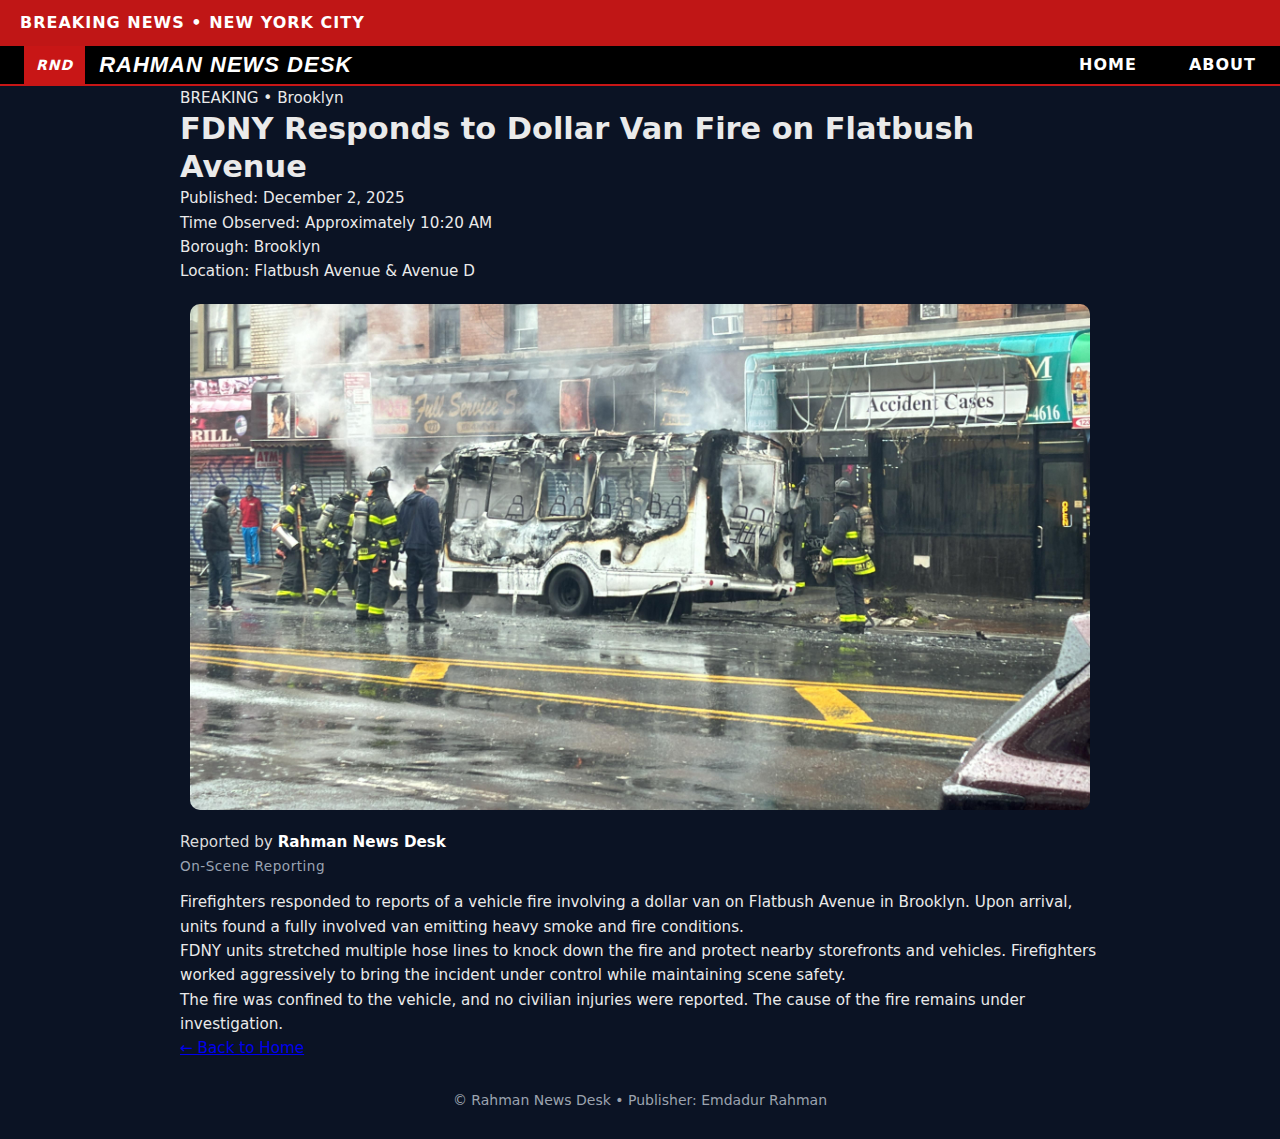
<file: story-01.html>
<!DOCTYPE html>
<html lang="en">
<head>
  <meta charset="UTF-8">
  <title>FDNY Responds to Dollar Van Fire on Flatbush Avenue | Rahman News Desk</title>
  <meta name="viewport" content="width=device-width, initial-scale=1">

  <!-- MAIN STYLES -->
  <link rel="stylesheet" href="style.css">
</head>

<body>

  <!-- BREAKING STRIP -->
 <header class="site-header">
  <div class="breaking-bar">
    BREAKING NEWS • NEW YORK CITY
  </div>

  <div class="masthead">
    <div class="masthead-inner full-width">
      
      <div class="brand">
        <div class="logo">RND</div>
        <a href="index.html" class="site-title">RAHMAN NEWS DESK</a>
      </div>

      <nav class="news-nav">
        <a href="index.html">HOME</a>
        <a href="about.html">ABOUT</a>
      </nav>

    </div>
  </div>
</header>


  <!-- ARTICLE CONTAINER -->
  <main class="container">

   <article class="article-full">

  <div class="story-tag fire">
    BREAKING • Brooklyn
  </div>

  <h1 class="story-title">
    FDNY Responds to Dollar Van Fire on Flatbush Avenue
  </h1>


      <!-- META -->
      <div class="story-meta">
        Published: December 2, 2025<br>
        Time Observed: Approximately 10:20 AM<br>
        Borough: Brooklyn<br>
        Location: Flatbush Avenue & Avenue D
      </div>

      <!-- IMAGE (PROPER SIZE, CENTERED) -->
      <div class="story-image-wrap">
        <img src="94b17a7e-a0dd-46cb-84da-375feb67292e.JPG" alt="FDNY firefighters responding to dollar van fire on Flatbush Avenue">
      </div>
<div class="story-byline">
  <span>Reported by <strong>Rahman News Desk</strong></span><br>
  <span class="byline-sub">On-Scene Reporting</span>
</div>
     
      <!-- STORY TEXT -->
      <div class="story-body">

        <p>
          Firefighters responded to reports of a vehicle fire involving a dollar van on Flatbush Avenue in Brooklyn.
          Upon arrival, units found a fully involved van emitting heavy smoke and fire conditions.
        </p>

        <p>
          FDNY units stretched multiple hose lines to knock down the fire and protect nearby storefronts and vehicles.
          Firefighters worked aggressively to bring the incident under control while maintaining scene safety.
        </p>

        <p>
          The fire was confined to the vehicle, and no civilian injuries were reported.
          The cause of the fire remains under investigation.
        </p>
          <a href="index.html" class="back-home">← Back to Home</a>

      </div>

    </article>

  </main>

  <!-- FOOTER -->
  <div class="footer">
    © Rahman News Desk • Publisher: Emdadur Rahman
  </div>

</div>
</body>
</html>
</file>
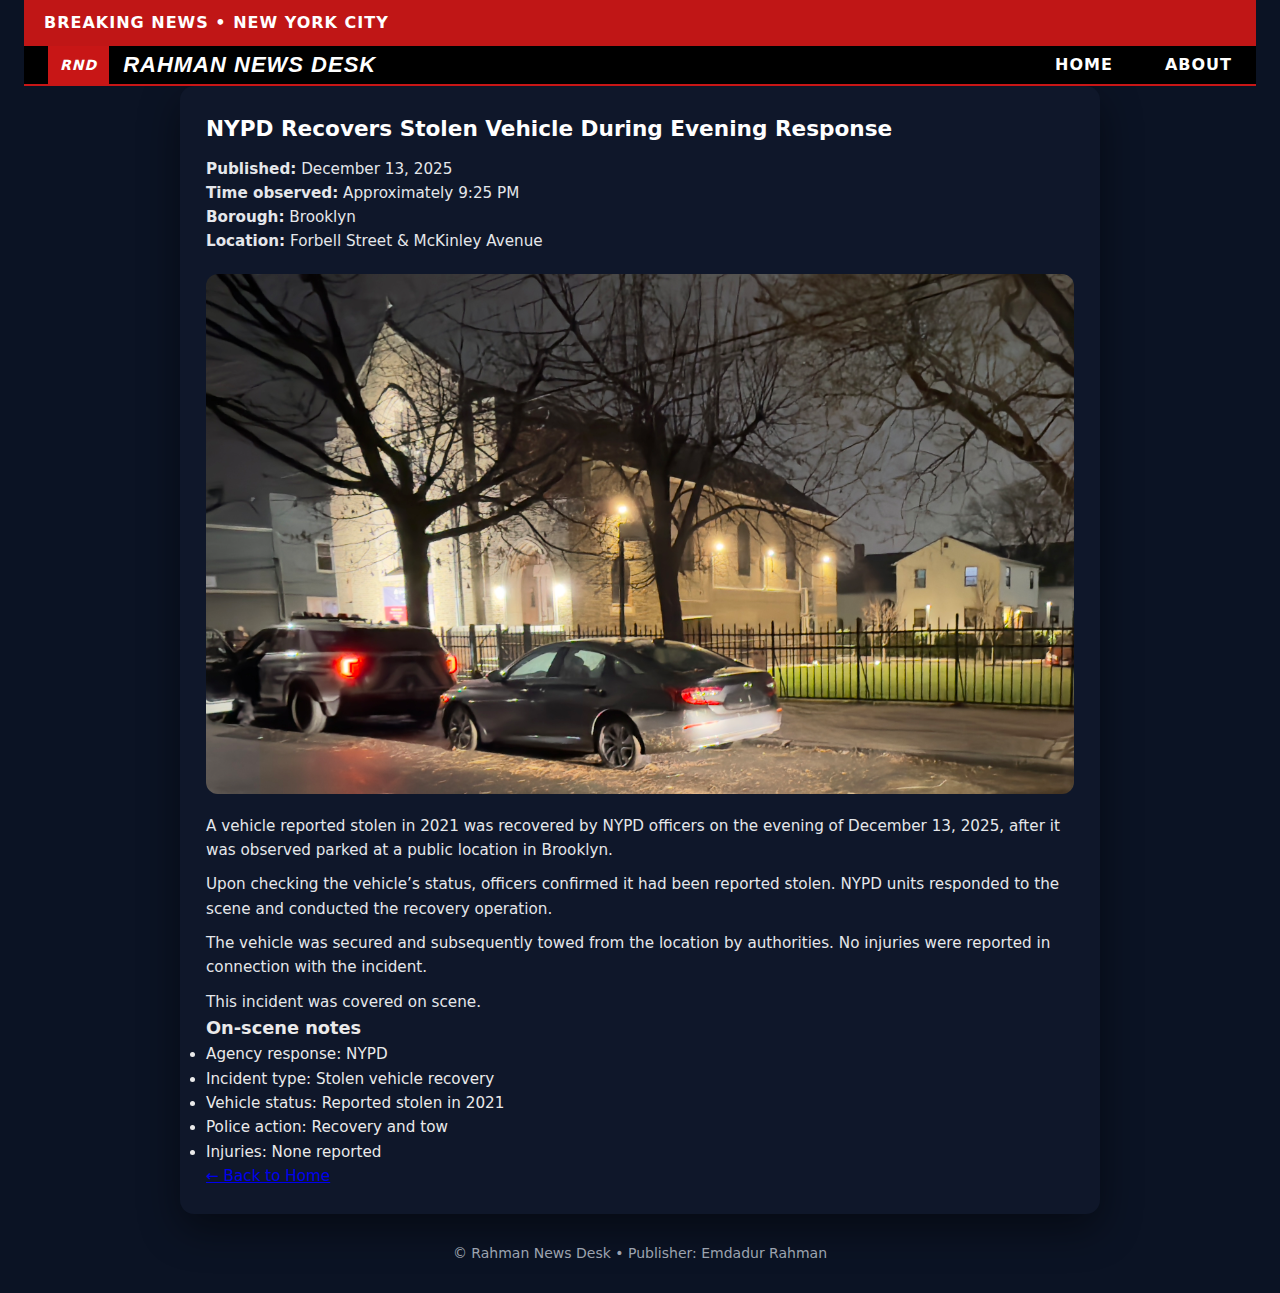
<file: story-02.html>
<!doctype html>
<html lang="en">
<head>
  <meta charset="utf-8">
  <title>NYPD Recovers Stolen Vehicle During Evening Response | Rahman News Desk</title>
  <meta name="viewport" content="width=device-width, initial-scale=1">
  <link rel="stylesheet" href="style.css">
</head>
<body>
<div class="container">

  <!-- NAVIGATION -->
<header class="site-header">
  <div class="breaking-bar">
    BREAKING NEWS • NEW YORK CITY
  </div>

  <div class="masthead">
    <div class="masthead-inner full-width">

      <div class="brand">
        <div class="logo">RND</div>
        <a href="index.html" class="site-title">RAHMAN NEWS DESK</a>
      </div>

      <nav class="news-nav">
        <a href="index.html">HOME</a>
        <a href="about.html">ABOUT</a>
      </nav>

    </div>
  </div>
</header>




  <!-- ARTICLE -->
  <div class="article">
    <h2>NYPD Recovers Stolen Vehicle During Evening Response</h2>

    <p>
      <b>Published:</b> December 13, 2025<br>
      <b>Time observed:</b> Approximately 9:25 PM<br>
      <b>Borough:</b> Brooklyn<br>
      <b>Location:</b> Forbell Street &amp; McKinley Avenue
    </p>

    <!-- IMAGE -->
  <img src="IMG_5487.jpg" class="story-img" alt="NYPD recovers stolen vehicle">
    
    <p>
      A vehicle reported stolen in 2021 was recovered by NYPD officers on the evening
      of December 13, 2025, after it was observed parked at a public location in Brooklyn.
    </p>

    <p>
      Upon checking the vehicle’s status, officers confirmed it had been reported stolen.
      NYPD units responded to the scene and conducted the recovery operation.
    </p>

    <p>
      The vehicle was secured and subsequently towed from the location by authorities.
      No injuries were reported in connection with the incident.
    </p>

    <p>
      This incident was covered on scene.
    </p>

    <h3>On-scene notes</h3>
    <ul>
      <li>Agency response: NYPD</li>
      <li>Incident type: Stolen vehicle recovery</li>
      <li>Vehicle status: Reported stolen in 2021</li>
      <li>Police action: Recovery and tow</li>
      <li>Injuries: None reported</li>
    </ul>

    <a href="index.html">← Back to Home</a>
    
  </div>

  <!-- FOOTER -->
  <div class="footer">
    © Rahman News Desk • Publisher: Emdadur Rahman
  </div>

</div>
</body>
</html>
</file>
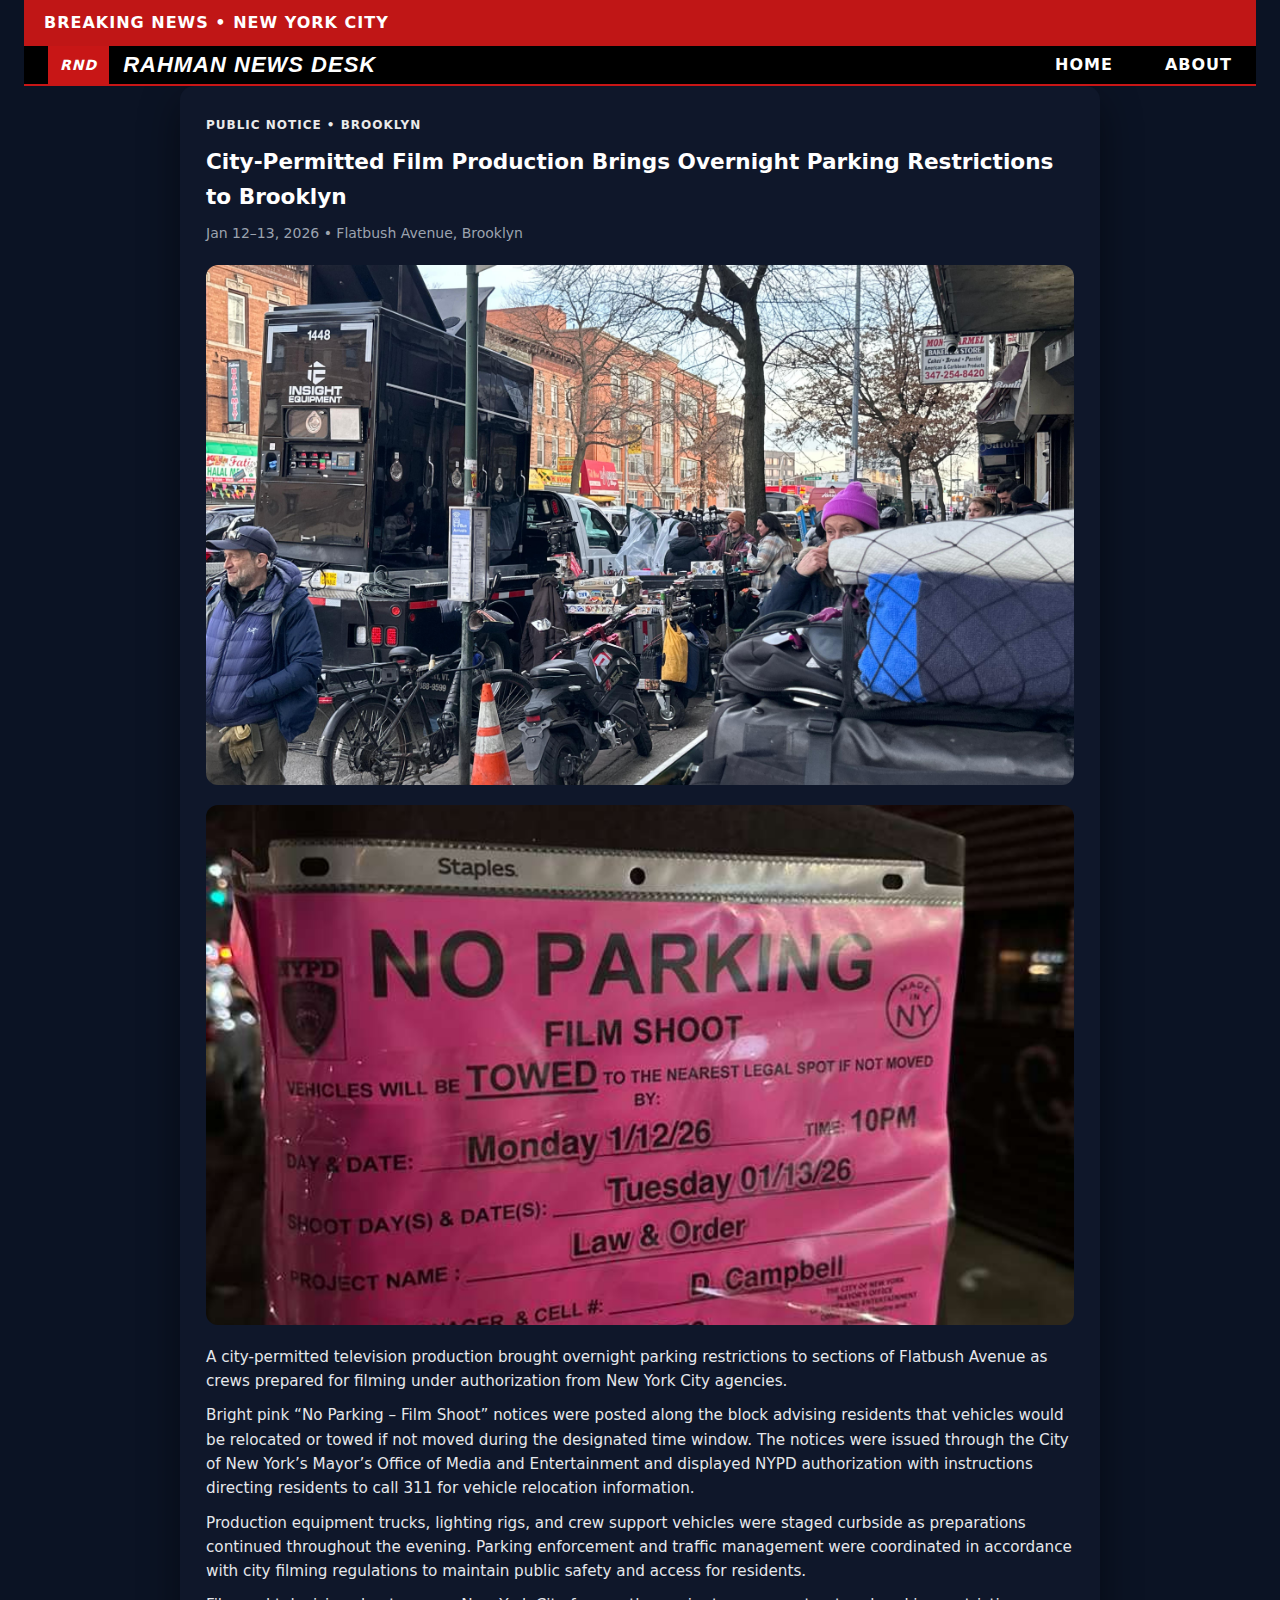
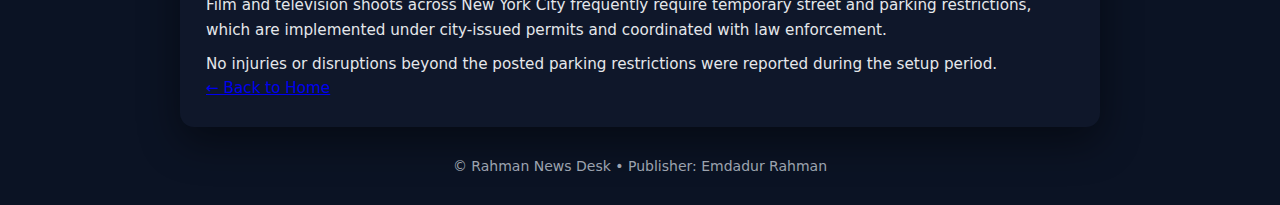
<file: story-04.html>
<!DOCTYPE html>
<html lang="en">
<head>
  <meta charset="UTF-8" />
  <title>City-Permitted Film Production Brings Overnight Parking Restrictions to Brooklyn</title>
  <meta name="viewport" content="width=device-width, initial-scale=1.0" />
  <link rel="stylesheet" href="style.css" />
</head>

<body>
  <div class="container">

    <!-- NAV -->
    <header class="site-header">
  <div class="breaking-bar">
    BREAKING NEWS • NEW YORK CITY
  </div>

  <div class="masthead">
    <div class="masthead-inner full-width">

      <div class="brand">
        <div class="logo">RND</div>
        <span class="site-title">RAHMAN NEWS DESK</span>
      </div>

      <nav class="news-nav">
        <a href="index.html">HOME</a>
        <a href="about.html">ABOUT</a>
      </nav>

    </div>
  </div>
</header>




    <!-- STORY -->
    <div class="article">

      <span class="tag">PUBLIC NOTICE • BROOKLYN</span>

      <h2>City-Permitted Film Production Brings Overnight Parking Restrictions to Brooklyn</h2>

      <div class="meta">Jan 12–13, 2026 • Flatbush Avenue, Brooklyn</div>

      <!-- IMAGE 1 -->
      <div class="story-image-wrap">
  <img
    src="60ad0419-644f-458c-a4d9-124f9b6c38b5.jpg"
    alt="Film production equipment staged on Brooklyn street"
  />
</div>

<div class="story-image-wrap">
  <img
    src="c17289fd-154f-4c8b-b777-8494c502f10c.JPG"
    alt="NYPD-authorized No Parking Film Shoot notice"
  />
</div>

      <p>
        A city-permitted television production brought overnight parking restrictions
        to sections of Flatbush Avenue as crews prepared for filming under authorization
        from New York City agencies.
      </p>

      <p>
        Bright pink “No Parking – Film Shoot” notices were posted along the block advising
        residents that vehicles would be relocated or towed if not moved during the
        designated time window. The notices were issued through the City of New York’s
        Mayor’s Office of Media and Entertainment and displayed NYPD authorization with
        instructions directing residents to call 311 for vehicle relocation information.
      </p>

      <p>
        Production equipment trucks, lighting rigs, and crew support vehicles were staged
        curbside as preparations continued throughout the evening. Parking enforcement
        and traffic management were coordinated in accordance with city filming
        regulations to maintain public safety and access for residents.
      </p>

      <p>
        Film and television shoots across New York City frequently require temporary
        street and parking restrictions, which are implemented under city-issued permits
        and coordinated with law enforcement.
      </p>

      <p>
        No injuries or disruptions beyond the posted parking restrictions were reported
        during the setup period.
      </p>

      <a href="index.html" class="back-link">← Back to Home</a>

    </div>

    <div class="footer">
      © Rahman News Desk • Publisher: Emdadur Rahman
    </div>

  </div>
</body>
</html>
</file>
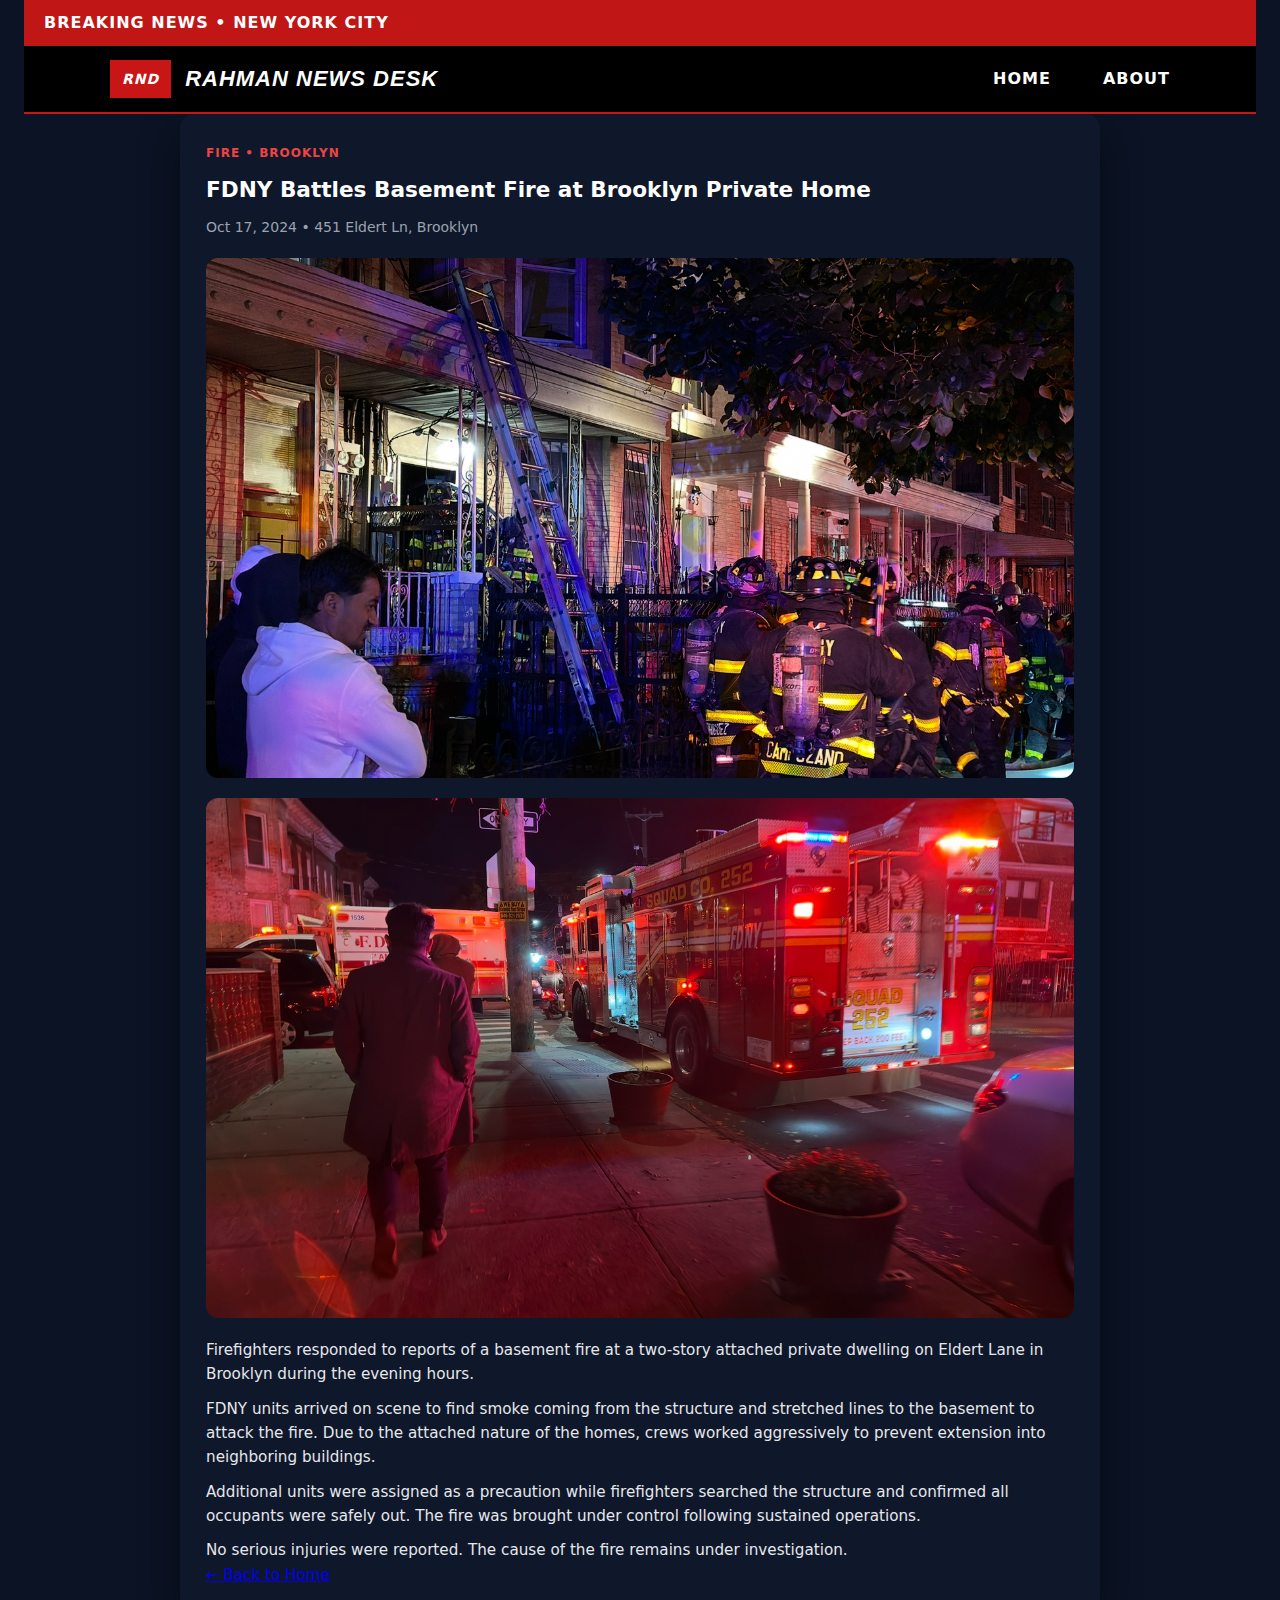
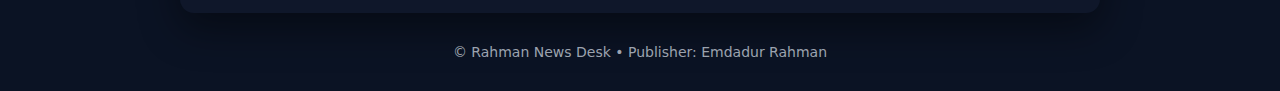
<file: story-05.html>
<!DOCTYPE html>
<html lang="en">
<head>
  <meta charset="UTF-8">
  <title>FDNY Battles Basement Fire at Brooklyn Private Home</title>
  <meta name="viewport" content="width=device-width, initial-scale=1">
  <link rel="stylesheet" href="style.css">
</head>

<body>

<div class="container">

  <!-- HEADER -->
<header class="site-header">
  <div class="breaking-bar">
    BREAKING NEWS • NEW YORK CITY
  </div>

  <div class="masthead">
    <div class="masthead-inner">
     <a href="index.html" class="brand">
  <div class="logo">RND</div>
  <span class="site-title">RAHMAN NEWS DESK</span>
</a>

      <nav class="news-nav">
        <a href="index.html">HOME</a>
        <a href="about.html">ABOUT</a>
      </nav>
    </div>
  </div>
</header>




  <!-- STORY -->
  <div class="article full">

    <span class="tag fire">FIRE • BROOKLYN</span>

    <h2>FDNY Battles Basement Fire at Brooklyn Private Home</h2>

    <div class="meta">
      Oct 17, 2024 • 451 Eldert Ln, Brooklyn
    </div>

    <!-- IMAGES (proper size, not huge) -->
    <div class="story-image-wrap">
  <img src="IMG_6401.jpeg" alt="FDNY responding to basement fire">
</div>

<div class="story-image-wrap">
  <img src="IMG_6402.jpeg" alt="Firefighters operating at scene">
</div>

    <p>
      Firefighters responded to reports of a basement fire at a two-story
      attached private dwelling on Eldert Lane in Brooklyn during the
      evening hours.
    </p>

    <p>
      FDNY units arrived on scene to find smoke coming from the structure
      and stretched lines to the basement to attack the fire. Due to the
      attached nature of the homes, crews worked aggressively to prevent
      extension into neighboring buildings.
    </p>

    <p>
      Additional units were assigned as a precaution while firefighters
      searched the structure and confirmed all occupants were safely out.
      The fire was brought under control following sustained operations.
    </p>

    <p>
      No serious injuries were reported. The cause of the fire remains
      under investigation.
    </p>

    <a href="index.html" class="back-link">← Back to Home</a>

  </div>

  <!-- FOOTER -->
  <div class="footer">
    © Rahman News Desk • Publisher: Emdadur Rahman
  </div>

</div>

</body>
</html>
</file>
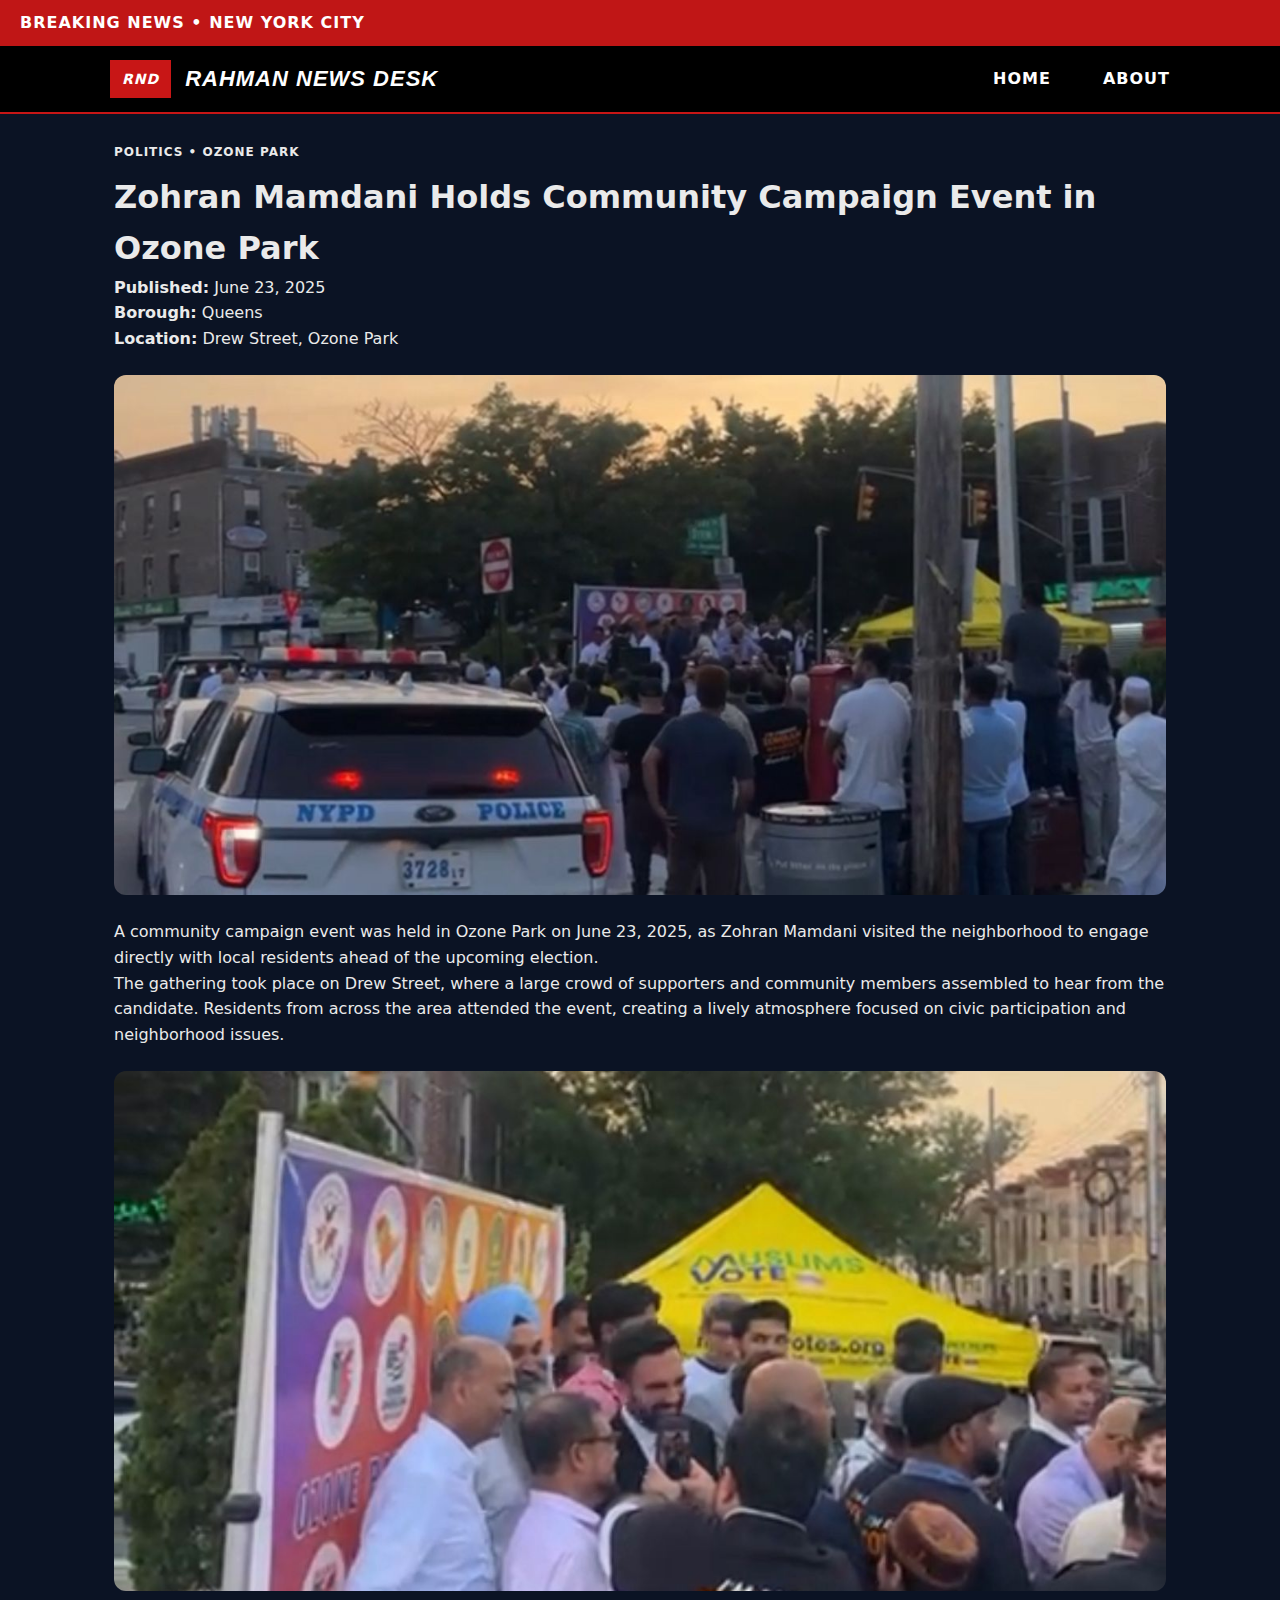
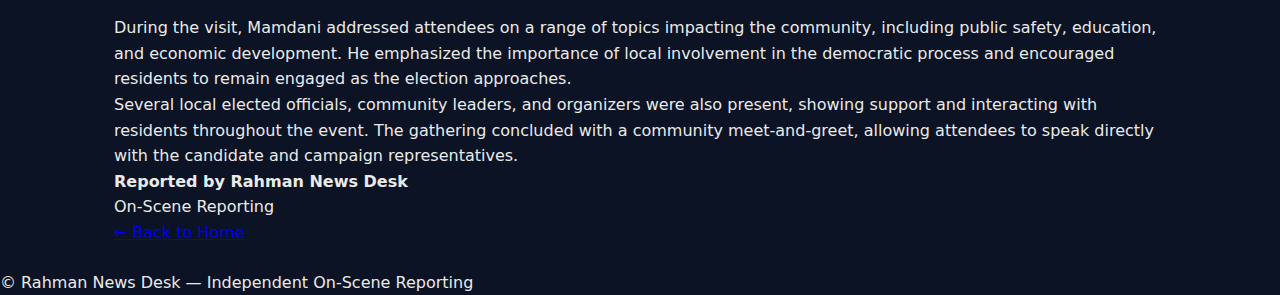
<file: story-07.html>
<!DOCTYPE html>
<html lang="en">
<head>
  <meta charset="UTF-8">
  <title>Zohran Mamdani Holds Community Campaign Event in Ozone Park | Rahman News Desk</title>
  <meta name="viewport" content="width=device-width, initial-scale=1">
  <link rel="stylesheet" href="style.css">
</head>

<body>

<!-- HEADER -->
<header class="site-header">
  <div class="breaking-bar">
    BREAKING NEWS • NEW YORK CITY
  </div>

  <div class="masthead">
    <div class="masthead-inner">
      <a href="index.html" class="brand">
        <div class="logo">RND</div>
        <span class="site-title">RAHMAN NEWS DESK</span>
      </a>

      <nav class="news-nav">
        <a href="index.html">HOME</a>
        <a href="about.html">ABOUT</a>
      </nav>
    </div>
  </div>
</header>

<!-- MAIN CONTENT -->
<main class="main-content">

  <article class="story-page">

    <span class="tag politics">POLITICS • OZONE PARK</span>

    <h1>Zohran Mamdani Holds Community Campaign Event in Ozone Park</h1>

    <div class="story-meta">
      <p><strong>Published:</strong> June 23, 2025</p>
      <p><strong>Borough:</strong> Queens</p>
      <p><strong>Location:</strong> Drew Street, Ozone Park</p>
    </div>

    <!-- IMAGE 1 -->
    <img 
      src="mamdani-ozonepark-1.jpg" 
      alt="Community campaign gathering on Drew Street in Ozone Park"
      class="story-image"
    >

    <p>
      A community campaign event was held in Ozone Park on June 23, 2025, as Zohran Mamdani visited
      the neighborhood to engage directly with local residents ahead of the upcoming election.
    </p>

    <p>
      The gathering took place on Drew Street, where a large crowd of supporters and community
      members assembled to hear from the candidate. Residents from across the area attended the
      event, creating a lively atmosphere focused on civic participation and neighborhood issues.
    </p>

    <!-- IMAGE 2 -->
    <img 
      src="mamdani-ozonepark-2.jpg" 
      alt="Residents and supporters attending the campaign event in Ozone Park"
      class="story-image"
    >

    <p>
      During the visit, Mamdani addressed attendees on a range of topics impacting the community,
      including public safety, education, and economic development. He emphasized the importance
      of local involvement in the democratic process and encouraged residents to remain engaged
      as the election approaches.
    </p>

    <p>
      Several local elected officials, community leaders, and organizers were also present,
      showing support and interacting with residents throughout the event. The gathering
      concluded with a community meet-and-greet, allowing attendees to speak directly with
      the candidate and campaign representatives.
    </p>

    <div class="byline">
      <p><strong>Reported by Rahman News Desk</strong></p>
      <p class="subtle">On-Scene Reporting</p>
    </div>

    <a href="index.html" class="back-link">← Back to Home</a>

  </article>

</main>

<!-- FOOTER -->
<footer class="site-footer">
  <p>© Rahman News Desk — Independent On-Scene Reporting</p>
</footer>

</body>
</html>
</file>
<file: style.css>
/* ================================
   GLOBAL RESET
================================ */
* {
  margin: 0;
  padding: 0;
  box-sizing: border-box;
}

body {
  background: #0b1220;
  color: #e5e7eb;
  font-family: Arial, Helvetica, sans-serif;
  line-height: 1.6;
}

/* ================================
   BREAKING STRIP (TOP RED BAR)
================================ */
.breaking-strip {
  background: #b91c1c;
  color: #ffffff;
  font-size: 12px;
  font-weight: 800;
  letter-spacing: 1px;
  padding: 6px 16px;
  text-transform: uppercase;
}

/* === MASTHEAD === */
.masthead {
  background: #000;
  border-bottom: 3px solid #c91c1c;
}

.masthead-inner {
  max-width: 1400px;
  margin: 0 auto;
  padding: 14px 16px;   /* controls vertical height */
  display: flex;
  align-items: center;
  justify-content: space-between;
}

/* LEFT SIDE */
.masthead-left {
  display: flex;
  align-items: center;
  gap: 14px;
}

/* RND LOGO */
.logo-box {
  background: #c91c1c;
  color: #fff;
  font-weight: 900;
  font-style: italic;
  padding: 10px 14px;
  font-size: 16px;
  line-height: 1;
}

/* SITE TITLE */
.site-title {
  font-size: 26px;
  font-weight: 900;
  font-style: italic;
  text-transform: uppercase;
  letter-spacing: 1px;
  color: #ffffff;

  /* underline REMOVED */
}

/* RIGHT NAV */
.masthead-nav {
  display: flex;
  gap: 28px;
}

.masthead-nav a {
  color: #fff;
  text-decoration: none;
  font-weight: 700;
  letter-spacing: 1px;
}

.masthead-nav a:hover {
  color: #c91c1c;
}

/* ================================
   ARTICLE CARDS (HOMEPAGE)
================================ */
.article {
  max-width: 1200px;
  margin: 32px auto;
  background: #0f172a;
  border-radius: 14px;
  padding: 26px;
  box-shadow: 0 15px 40px rgba(0,0,0,0.45);
}

/* TAGS */
.tag {
  font-size: 12px;
  font-weight: 800;
  letter-spacing: 1px;
  text-transform: uppercase;
  margin-bottom: 10px;
  display: inline-block;
}

.tag.breaking,
.tag.fire {
  color: #ef4444;
}

.tag.police {
  color: #3b82f6;
}

/* HEADLINE */
.article h2 {
  font-size: 30px;
  font-weight: 800;
  margin-bottom: 8px;
  color: #ffffff;
}

/* META */
.meta {
  font-size: 14px;
  color: #9ca3af;
  margin-bottom: 16px;
}

/* ================================
   IMAGE — FIXED SIZE (THIS IS KEY)
================================ */
.story-img {
  width: 100%;
  max-width: 900px;
  max-height: 420px;
  object-fit: cover;
  border-radius: 12px;
  display: block;
  margin: 18px auto;
}

/* TEXT */
.article p {
  font-size: 16px;
  margin-top: 10px;
  color: #e5e7eb;
}

/* READ MORE */
.read-more {
  display: inline-block;
  margin-top: 14px;
  font-weight: 700;
  color: #60a5fa;
  text-decoration: none;
}

.read-more:hover {
  text-decoration: underline;
}

/* ================================
   FOOTER
================================ */
.footer {
  text-align: center;
  padding: 28px 10px;
  font-size: 14px;
  color: #9ca3af;
}

/* ================================
   MOBILE FIX
================================ */
@media (max-width: 768px) {

  .masthead-inner {
    padding: 10px 12px;
    align-items: center;
  }

  .masthead-left {
    gap: 10px;
    align-items: center;
  }

  .logo-box {
    padding: 8px 10px;
    font-size: 14px;
  }

  .site-title {
    font-size: 20px;
    line-height: 1.15;
    max-width: 180px; /* controls wrap nicely */
  }

  .masthead-nav {
    align-items: center;
    gap: 20px;
  }

  .masthead-nav a {
    font-size: 14px;
  }
}

  .article h2 {
    font-size: 22px;
  }

  .story-img {
    max-height: 260px;
  }
}

/* ABOUT PAGE FIXES */
.about-page .news-header {
  padding-top: 14px;
  padding-bottom: 14px;
}

.about-page .article {
  border-radius: 6px;
  box-shadow: none;
  border: 1px solid rgba(255,255,255,0.06);
}

/* ABOUT PAGE FIXES */
.about-page .news-header {
  padding-top: 14px;
  padding-bottom: 14px;
}

.about-page .article {
  border-radius: 6px;
  box-shadow: none;
  border: 1px solid rgba(255,255,255,0.06);
}

/* ===============================
   STORY PAGE IMAGE FIX
================================ */

.story-image-wrap {
  max-width: 900px;
  margin: 24px auto;
}

.story-image-wrap img {
  width: 100%;
  height: auto;
  display: block;
  border-radius: 10px;
}

.masthead-brand {
  display: flex;
  align-items: center;
  gap: 14px;
}

.masthead-logo {
  width: 40px;
  height: 40px;
}

/* FINAL MASTHEAD HEIGHT FIX */
.news-header {
  padding: 12px 0 !important;
}
.logo {
  display: flex;
  align-items: center;
  overflow: visible;          /* IMPORTANT */
  padding: 6px 14px;          /* give breathing room */
}

.logo span,
.logo-text {
  display: inline-block;
  padding-left: 6px;
  padding-right: 6px;
}

.news-header {
  background: #000;
  border-bottom: 2px solid #b91c1c;
}

.header-inner {
  max-width: 1200px;
  margin: 0 auto;
  padding: 10px 16px;
  display: flex;
  align-items: center;
  justify-content: space-between; /* KEY LINE */
}

/* LOGO */
.logo {
  display: flex;
  align-items: center;
  gap: 12px;
  overflow: visible;
}

.logo-text {
  background: #b91c1c;
  color: #fff;
  font-weight: 900;
  font-style: italic;
  padding: 6px 10px;
  letter-spacing: 1px;
}

/* NAVIGATION */
.main-nav a {
  color: #fff;
  font-weight: 700;
  text-decoration: none;
  margin-left: 24px;
  letter-spacing: 1px;
}

.main-nav a:hover {
  color: #b91c1c;
}

/* FULL WIDTH BLACK BAR */
.masthead {
  background: #000;
  border-bottom: 2px solid #b91c1c;
  width: 100%;
}

/* INNER FLEX LAYOUT */
.masthead-inner {
  display: flex;
  align-items: center;
  justify-content: space-between;

  /* IMPORTANT */
  padding: 12px 20px 12px 0;  /* no left padding */
}

/* LOGO GROUP */
.logo {
  display: flex;
  align-items: center;
  gap: 14px;
}

/* RND ICON — FLUSH LEFT */
.logo-icon {
  background: #b91c1c;
  color: #fff;
  font-weight: 900;
  font-style: italic;
  padding: 8px 14px;
  margin-left: 0;        /* key */
}

/* ===== STORY IMAGE FIX (ALL STORIES) ===== */
.story-image-wrap {
  max-width: 900px;
  margin: 18px auto;
}

.story-image-wrap img {
  width: 100%;
  height: auto;
  max-height: 520px;
  object-fit: cover;
  border-radius: 14px;
  display: block;
}

/* Mobile adjustment */
@media (max-width: 768px) {
  .story-image-wrap img {
    max-height: 360px;
  }
}

/* PAGE BASE */
body {
  margin: 0;
  background: #0b1324;
  color: #eaeaea;
  font-family: system-ui, -apple-system, BlinkMacSystemFont, "Segoe UI", Roboto;
}

/* FULL-WIDTH SECTIONS */
.full-width {
  width: 100%;
}

/* CENTERED CONTENT (WIDER THAN BEFORE) */
.content-wrap {
  max-width: 1400px;   /* ← THIS is the key */
  margin: 0 auto;
  padding: 0 24px;
}

/* ===== STORY IMAGES – FINAL FIX ===== */

/* Single images */
.story-image,
.article img {
  width: 100%;
  max-width: 100%;
  height: auto;
  max-height: 520px;
  object-fit: cover;
  display: block;
  margin: 20px auto;
  border-radius: 12px;
}

/* Gallery images (story 5) */
.story-gallery {
  display: grid;
  grid-template-columns: repeat(auto-fit, minmax(280px, 1fr));
  gap: 16px;
  margin: 24px 0;
}

.story-gallery img {
  width: 100%;
  height: 320px;
  object-fit: cover;
  border-radius: 12px;
  display: block;
}

/* =========================
   GLOBAL HEADER (ALL PAGES)
========================= */

.site-header {
  width: 100%;
}

/* RED BREAKING BAR */
.breaking-bar {
  background: #c01616;
  color: #fff;
  font-weight: 700;
  padding: 10px 20px;
  letter-spacing: 1px;
}

/* BLACK MASTHEAD */
.masthead {
  background: #000;
  border-bottom: 2px solid #c01616;
}

/* CENTERED INNER LAYOUT */
.masthead-inner {
  max-width: 1400px;
  margin: 0 auto;
  padding: 14px 20px;

  display: flex;
  align-items: center;
  justify-content: space-between;
}

/* BRAND */
.brand {
  display: flex;
  align-items: center;
  gap: 14px;
}

.logo {
  background: #c01616;
  color: #fff;
  font-weight: 800;
  padding: 10px 12px;
  font-size: 14px;
}

.site-title {
  font-size: 26px;
  font-weight: 800;
  font-style: italic;
  letter-spacing: 1px;
}

/* NAVIGATION */
.news-nav a {
  color: #fff;
  text-decoration: none;
  margin-left: 24px;
  font-weight: 700;
  letter-spacing: 1px;
}

.news-nav a:hover {
  color: #c01616;
}

/* MOBILE FIX */
@media (max-width: 768px) {
  .masthead-inner {
    flex-wrap: wrap;
  }

  .news-nav {
    width: 100%;
    text-align: right;
    margin-top: 10px;
  }

  .site-title {
    font-size: 22px;
  }
}

/* =========================
   GLOBAL PAGE WIDTH FIX
========================= */

/* Main page container */
.container,
.main,
.content,
.page,
.site-content {
  max-width: 1500px;   /* wider, news-site look */
  margin: 0 auto;
  padding-left: 24px;
  padding-right: 24px;
}

/* Story cards */
.article,
.story,
.story-card {
  max-width: 100%;
}

/* Mobile safety */
@media (max-width: 768px) {
  .container,
  .main,
  .content,
  .page,
  .site-content {
    padding-left: 14px;
    padding-right: 14px;
  }
}

/* =========================
   STORY IMAGE FIX (NO MORE WIDE BANNERS)
========================= */

/* Home page & story images */
.article img,
.story img,
.story-image,
.story-gallery img {
  width: 100%;
  max-width: 900px;          /* 🔥 limits how wide images can be */
  height: auto;
  display: block;
  margin: 18px auto;         /* centers image */
  border-radius: 12px;
  object-fit: cover;
}

/* Prevent ultra-wide stretching */
.story-image,
.story-gallery img {
  aspect-ratio: 16 / 9;      /* cinematic, news standard */
}

/* Mobile tuning */
@media (max-width: 768px) {
  .article img,
  .story img,
  .story-image,
  .story-gallery img {
    max-width: 100%;
    aspect-ratio: auto;
  }
}

.masthead-inner.full-width {
  width: 100%;
  max-width: none;
  padding: 0 24px;
  display: flex;
  align-items: center;
  justify-content: space-between;
}

.brand {
  display: flex;
  align-items: center;
  gap: 14px;
}

.logo {
  background: #c1121f;
  color: #fff;
  font-weight: 800;
  font-style: italic;
  padding: 10px 14px;
  letter-spacing: 1px;
}

.site-title {
  font-family: 'Oswald', sans-serif;
  font-size: 22px;
  font-weight: 700;
  font-style: italic;
  letter-spacing: 1px;
}

.news-nav {
  display: flex;
  gap: 28px;
}

/* ===============================
   STORY CONTENT SCALE (NO HEADER / FOOTER)
   =============================== */

.article-full,
.article,
.story-content {
  max-width: 920px;      /* was too wide */
  margin: 0 auto;
  font-size: 0.95rem;    /* slightly smaller text */
  line-height: 1.6;
}

/* Headline size reduced */
.article-full h1,
.article h1 {
  font-size: 1.9rem;
  line-height: 1.25;
}

/* Sub-headings */
.article-full h2,
.article h2 {
  font-size: 1.35rem;
}

/* Paragraphs */
.article-full p,
.article p {
  font-size: 0.95rem;
}

/* Story images (NOT full-width anymore) */
.article-full img,
.article img {
  max-width: 92%;
  height: auto;
  display: block;
  margin: 20px auto;
  border-radius: 10px;
}

/* Mobile fine-tuning */
@media (max-width: 768px) {
  .article-full,
  .article {
    font-size: 0.93rem;
  }

  .article-full h1,
  .article h1 {
    font-size: 1.55rem;
  }

  .article-full img,
  .article img {
    max-width: 100%;
  }
}

.site-title {
  color: #fff;
  text-decoration: none;   /* removes underline */
  font-weight: 800;
  font-style: italic;
}

.site-title:hover {
  opacity: 0.9;
}

/* MOBILE HEADER FIX */
@media (max-width: 600px) {

  /* Header stays horizontal */
  .masthead-inner {
    flex-direction: row;
    align-items: center;
    justify-content: space-between;

    padding: 12px 14px;
  }

  /* Logo stays in corner */
  .brand {
    gap: 8px;
  }

  .logo {
    padding: 8px 12px;
    font-size: 14px;
  }

  /* Force title to ONE LINE */
  .site-title {
    font-size: 16px;
    white-space: nowrap;
  }

  /* Move nav BELOW header cleanly */
  .news-nav {
    position: absolute;
    top: 100%;
    left: 0;
    width: 100%;

    display: flex;
    justify-content: center;
    gap: 32px;

    background: #000;
    padding: 10px 0;
    border-top: 1px solid #c01818;
  }
}


/* Fix RND logo alignment inside masthead */
.masthead {
  background: #000;
  border-bottom: 2px solid #c4161c;
}

.masthead-inner {
  width: 100%;
  padding-left: 24px;
  padding-right: 24px;
  display: flex;
  align-items: center;
  justify-content: space-between;
}


.brand {
  display: flex;
  align-items: center;      /* 🔑 THIS FIXES IT */
  gap: 14px;
}

.logo {
  background: #c4161c;
  color: #fff;
  font-weight: 800;
  padding: 8px 14px;
  font-size: 14px;
  display: flex;
  align-items: center;
  justify-content: center;
}

.site-title {
  white-space: nowrap;      /* 🔑 keeps it on one line */
  font-size: 22px;
  font-weight: 800;
  letter-spacing: 1px;
  color: #fff;
}

/* --- HARD FIX: Prevent logo from touching breaking bar --- */

.site-header {
  position: relative;
  z-index: 100;
}

.breaking-bar {
  position: relative;
  z-index: 200;
}

.masthead {
  position: relative;
  z-index: 150;
  margin-top: 0;
}

/* MOBILE FIX */
@media (max-width: 600px) {

  .breaking-bar {
    padding-bottom: 10px;
  }

  .masthead {
    padding-top: 14px;
  }

  .logo {
    margin-top: 0;
  }
}

/* FORCE HEADER TO ALWAYS STRETCH FULL SCREEN */
.site-header,
.breaking-bar,
.masthead {
  width: 100%;
  max-width: 100%;
}

.main-content {
  max-width: 1100px;
  margin: 0 auto;
  padding: 24px;
}

/* HEADER WIDTH LOCK (CRITICAL FIX) */
.masthead {
  background: #000;
  border-bottom: 2px solid #c81616;
}

.masthead-inner {
  max-width: 1200px;   /* LOCKS HEADER CONTENT */
  margin: 0 auto;      /* Centers on all screens */
  padding: 12px 24px;

  display: flex;
  align-items: center;
  justify-content: space-between;
}

/* Brand (logo + name) */
.brand {
  display: flex;
  align-items: center;
  gap: 14px;
  text-decoration: none;
  color: #fff;
}

.logo {
  background: #c81616;
  color: #fff;
  font-weight: 800;
  padding: 8px 12px;
  font-size: 14px;
}

/* Site title */
.site-title {
  font-size: 22px;
  font-weight: 700;
  letter-spacing: 1px;
  white-space: nowrap; /* prevents wrapping */
}

/* Navigation */
.news-nav {
  display: flex;
  gap: 28px;
}

.news-nav a {
  color: #fff;
  text-decoration: none;
  font-weight: 600;
}

/* FORCE SAME WIDTH FOR HEADER + CONTENT */

:root {
  --site-width: 1100px;
}

/* Header */
.masthead-inner {
  max-width: var(--site-width);
  margin: 0 auto;
  padding: 14px 20px;
}

/* Main content */
.main-content,
.story-container {
  max-width: var(--site-width);
  margin: 0 auto;
  padding: 24px;
}

/* GLOBAL SITE WIDTH */
:root {
  --site-width: 1100px;
}

/* HEADER FULL WIDTH */
.site-header {
  width: 100%;
}

/* HEADER INNER CONTENT */
.masthead-inner {
  max-width: var(--site-width);
  margin: 0 auto;
  padding: 14px 20px;

  display: flex;
  align-items: center;
  justify-content: space-between;
}

/* MAIN CONTENT */
.main-content,
.story-container,
.about-container {
  max-width: var(--site-width);
  margin: 0 auto;
  padding: 24px;
}

.story-byline {
  margin: 10px 0 12px;
  font-size: 0.95rem;
  color: #dcdcdc;
}

.story-byline strong {
  color: #ffffff;
}

.byline-sub {
  font-size: 0.85rem;
  color: #9aa3b2;
  letter-spacing: 0.5px;
}

/* =========================
   HOMEPAGE STORY IMAGE FIX
   ========================= */

.article-card img {
  width: 100%;
  height: 220px;           /* 🔑 FORCE SAME HEIGHT */
  object-fit: cover;       /* crops nicely */
  border-radius: 10px;
  display: block;
}

/* =========================
   HOMEPAGE WIDTH CONTROL
   ========================= */

/* Main homepage container */
.main-content {
  max-width: 1100px;     /* 🔑 controls side width */
  margin: 0 auto;
  padding: 24px 16px;
}

/* Story cards should not stretch */
.article-card {
  max-width: 100%;
  margin-bottom: 28px;
}

/* =========================
   INDEX STORY IMAGE FIX
   ========================= */

/* Ensure ALL images inside story cards behave */
.article-card img {
  width: 100%;
  max-width: 100%;
  height: auto;
  display: block;
  border-radius: 12px;
  object-fit: cover;
}

/* Prevent tall-wide police images from stretching */
.article-card {
  overflow: hidden;
}

/* Optional: keep image height reasonable */
.article-card img {
  max-height: 420px;
}

/* =========================
   HARD STOP IMAGE OVERFLOW FIX
   (FOR INDEX PAGE)
   ========================= */

/* Catch ALL images inside main content */
main img,
.main-content img,
.article img,
.article-card img {
  width: 100% !important;
  max-width: 100% !important;
  height: auto !important;
  display: block;
  object-fit: cover;
  border-radius: 12px;
}

/* Prevent images from breaking layout */
main,
.main-content,
.article,
.article-card {
  overflow: hidden;
}

/* Limit overly wide police photos */
main img {
  max-height: 420px;
}

  <!-- STORY 6 -->

  <div class="article-card">

  <span class="tag police">POLICE • OZONE PARK</span>

  <h2>Package Theft Suspect Arrested Following Civilian Patrol Alert</h2>

  <div class="meta">
    Jan 19, 2025 • 85th Street & Forest Parkway
  </div>

  <img src="stolenpackage.png" alt="Package theft arrest in Ozone Park">

  <p>
    A suspected package thief was arrested in Ozone Park following repeated
    neighborhood complaints and a civilian patrol alert.
  </p>

  <a href="story-06.html" class="read-more">Read more →</a>

</div>

/* ===============================
   FORCE FIX: STORY IMAGE WIDTH
   =============================== */

/* Lock article card width everywhere */
.article-card {
  width: 100%;
  max-width: 820px;     /* press-style width */
  margin-left: auto;
  margin-right: auto;
  overflow: hidden;    /* prevents bleed */
}

/* Force images to obey card width */
.article-card img {
  width: 100% !important;
  max-width: 100% !important;
  height: auto !important;
  max-height: 420px;
  object-fit: cover;
  display: block;
  border-radius: 12px;
}

/* Prevent any global image rule from overriding */
img {
  max-width: 100%;
  height: auto;
}

/* =========================================
   HARD LOCK FOR INDEX STORY IMAGES (FINAL)
   ========================================= */

/* Lock index container */
.main-content {
  max-width: 1100px;
  margin: 0 auto;
  padding: 24px;
}

/* Force ALL article cards to behave identically */
.article-card {
  width: 100%;
  max-width: 820px;
  margin: 0 auto 32px auto;
  padding: 24px;
  box-sizing: border-box;
  overflow: hidden;
}

/* CRITICAL: force image to stay inside card */
.article-card > img {
  display: block;
  width: 100% !important;
  max-width: 100% !important;
  height: auto !important;
  max-height: 420px;
  object-fit: cover;
  margin: 16px 0;
  border-radius: 12px;
}

/* Kill any global image stretching */
.main-content img {
  max-width: 100%;
  height: auto;
}

/* Safety: prevent flex/grid stretch */
.article-card * {
  max-width: 100%;
}

/* =========================================
   INDEX PAGE IMAGE SCALE (GLOBAL)
   ========================================= */

/* Slightly reduce all images inside article cards */
.article-card > img {
  max-height: 320px;       /* was ~420 */
  width: 100%;
  object-fit: cover;
  border-radius: 12px;
}

/* Optional: tighten spacing so page looks cleaner */
.article-card {
  padding: 20px;
}

/* STORY PAGE IMAGE SIZE CONTROL */
.story-content {
  max-width: 820px;
  margin: 0 auto;
}

.story-image {
  width: 100%;
  max-width: 720px;   /* ← THIS controls how small it is */
  height: auto;
  display: block;
  margin: 18px auto;
  border-radius: 12px;
}
/* Story page image control */
.story-content img {
  display: block;
  width: 100%;
  max-width: 780px;   /* controls image size on desktop */
  height: auto;
  margin: 20px auto;  /* centers image */
  border-radius: 12px;
}
/* Story page image sizing (FINAL FIX) */
.story-image {
  display: block;
  width: 100%;
  max-width: 720px;   /* adjust: 650–780 if you want */
  height: auto;
  margin: 24px auto;
  border-radius: 12px;
}
</file>
